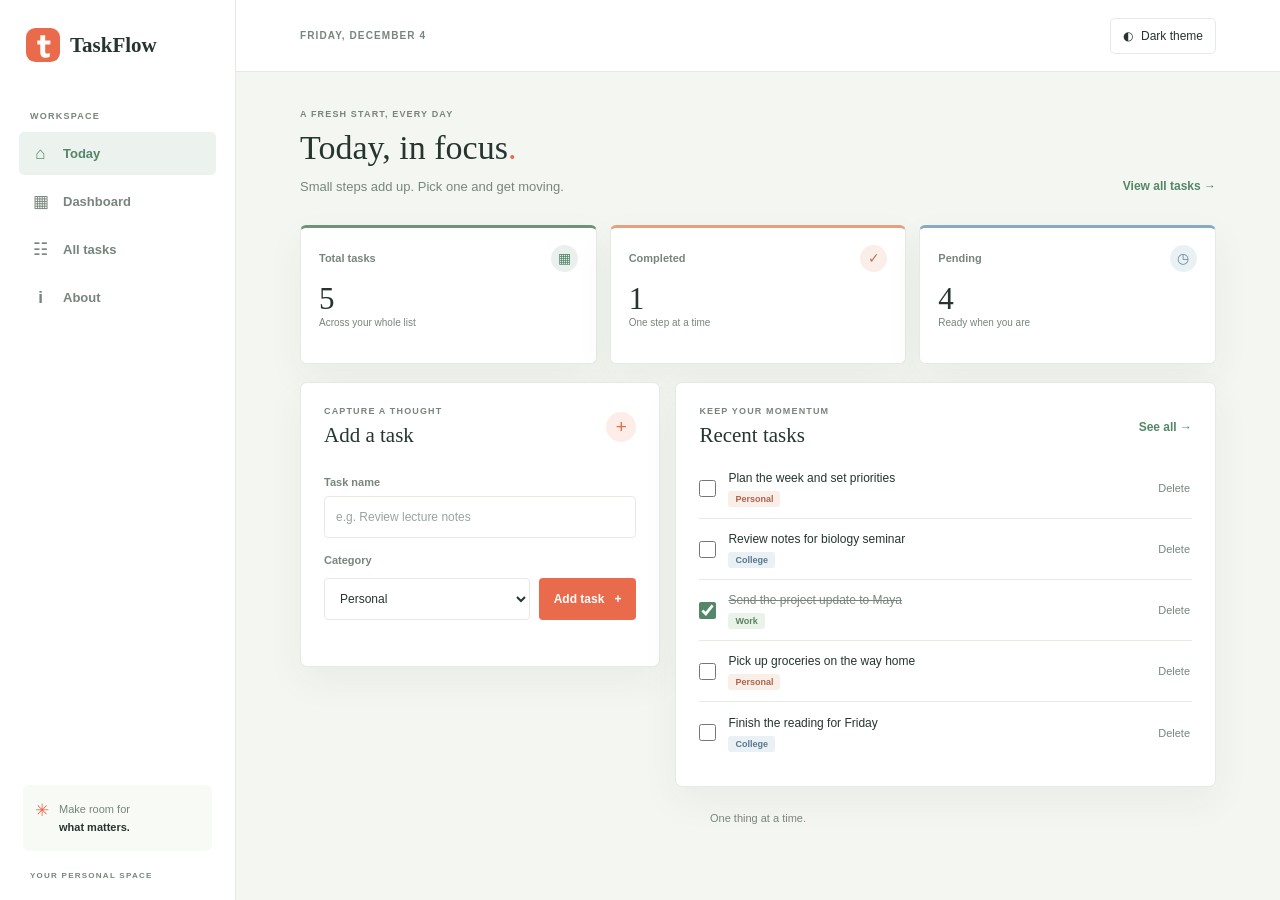
<file: index.html>
<!doctype html>
<html lang="en">
<head>
  <meta charset="utf-8">
  <meta name="viewport" content="width=device-width, initial-scale=1">
  <meta name="theme-color" content="#f5f7f4">
  <title>TaskFlow - Manage and Stay Organized</title>
  <link rel="icon" href="assets/favicon.svg" type="image/svg+xml">
  <link rel="stylesheet" href="css/style.css">
  <link rel="stylesheet" href="css/dashboard.css">
  <script src="js/app.js" defer></script>
  <script src="js/theme.js" defer></script>
  <script src="js/dashboard.js" defer></script>
</head>
<body>
  <div class="app-layout">
    <aside class="sidebar">
      <a class="brand" href="index.html"><img src="assets/logo.svg" alt=""><span>TaskFlow</span></a>
      <p class="nav-label">WORKSPACE</p>
      <nav class="main-nav" aria-label="Main navigation">
        <a class="nav-link is-active" href="index.html" aria-current="page"><span class="nav-icon">⌂</span>Today</a>
        <a class="nav-link" href="dashboard.html"><span class="nav-icon">▦</span>Dashboard</a>
        <a class="nav-link" href="tasks.html"><span class="nav-icon">☷</span>All tasks</a>
        <a class="nav-link" href="about.html"><span class="nav-icon">i</span>About</a>
      </nav>
      <div class="sidebar-note"><span class="note-mark">✳</span><p>Make room for<br><strong>what matters.</strong></p></div>
      <p class="sidebar-caption">YOUR PERSONAL SPACE</p>
    </aside>

    <main class="main-content">
      <header class="topbar">
        <p class="topbar-date" id="today-date">YOUR DAY</p>
        <button class="theme-toggle" type="button" data-theme-toggle aria-label="Switch to dark theme">◐ <span>Theme</span></button>
      </header>
      <div class="page-content">
        <section class="welcome-row">
          <div><p class="eyebrow">A FRESH START, EVERY DAY</p><h1>Today, in focus<span class="title-period">.</span></h1><p class="page-intro">Small steps add up. Pick one and get moving.</p></div>
          <a class="text-link" href="tasks.html">View all tasks <span aria-hidden="true">→</span></a>
        </section>

        <section class="stats-grid" aria-label="Task summary">
          <article class="stat-card stat-total"><div class="stat-top"><span>Total tasks</span><span class="stat-symbol">▦</span></div><p class="stat-value" id="total-count">0</p><p class="stat-caption">Across your whole list</p></article>
          <article class="stat-card stat-complete"><div class="stat-top"><span>Completed</span><span class="stat-symbol">✓</span></div><p class="stat-value" id="completed-count">0</p><p class="stat-caption">One step at a time</p></article>
          <article class="stat-card stat-pending"><div class="stat-top"><span>Pending</span><span class="stat-symbol">◷</span></div><p class="stat-value" id="pending-count">0</p><p class="stat-caption">Ready when you are</p></article>
        </section>

        <section class="dashboard-columns">
          <div class="surface quick-add-surface">
            <div class="section-heading"><div><p class="eyebrow">CAPTURE A THOUGHT</p><h2>Add a task</h2></div><span class="heading-spark">+</span></div>
            <form class="add-task-form" data-add-task-form>
              <label for="quick-task-title">Task name</label>
              <input id="quick-task-title" name="title" type="text" placeholder="e.g. Review lecture notes" maxlength="120" required>
              <label for="quick-task-category">Category</label>
              <div class="form-action-row"><select id="quick-task-category" name="category"><option>Personal</option><option>College</option><option>Work</option></select><button class="button-primary" type="submit">Add task <span aria-hidden="true">+</span></button></div>
            </form>
          </div>

          <div class="surface recent-surface">
            <div class="section-heading"><div><p class="eyebrow">KEEP YOUR MOMENTUM</p><h2>Recent tasks</h2></div><a class="subtle-link" href="tasks.html">See all <span aria-hidden="true">→</span></a></div>
            <ul class="task-list" id="dashboard-task-list" aria-label="Recent tasks"></ul>
            <div class="empty-state" id="dashboard-empty" hidden><img src="assets/empty-state.svg" alt=""><p>Nothing here yet. Add your first task.</p></div>
          </div>
        </section>
        <footer class="page-footer">One thing at a time<span class="footer-dot">.</span></footer>
      </div>
    </main>
  </div>
</body>
</html>
</file>
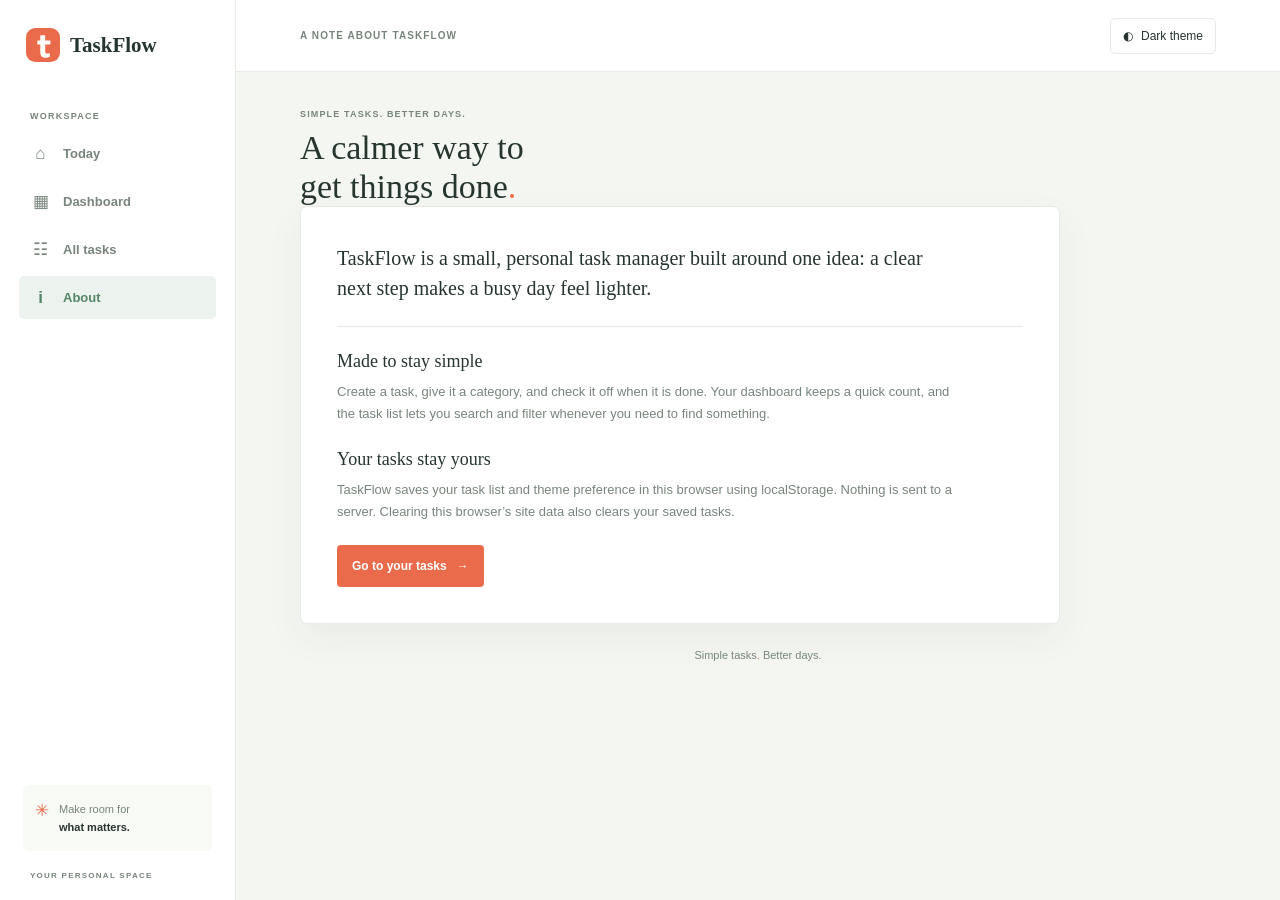
<file: about.html>
<!doctype html>
<html lang="en">
<head>
  <meta charset="utf-8">
  <meta name="viewport" content="width=device-width, initial-scale=1">
  <meta name="theme-color" content="#f5f7f4">
  <title>TaskFlow | About</title>
  <link rel="icon" href="assets/favicon.svg" type="image/svg+xml">
  <link rel="stylesheet" href="css/style.css">
  <script src="js/theme.js" defer></script>
</head>
<body>
  <div class="app-layout">
    <aside class="sidebar">
      <a class="brand" href="index.html"><img src="assets/logo.svg" alt=""><span>TaskFlow</span></a>
      <p class="nav-label">WORKSPACE</p>
      <nav class="main-nav" aria-label="Main navigation">
        <a class="nav-link" href="index.html"><span class="nav-icon">⌂</span>Today</a>
        <a class="nav-link" href="dashboard.html"><span class="nav-icon">▦</span>Dashboard</a>
        <a class="nav-link" href="tasks.html"><span class="nav-icon">☷</span>All tasks</a>
        <a class="nav-link is-active" href="about.html" aria-current="page"><span class="nav-icon">i</span>About</a>
      </nav>
      <div class="sidebar-note"><span class="note-mark">✳</span><p>Make room for<br><strong>what matters.</strong></p></div>
      <p class="sidebar-caption">YOUR PERSONAL SPACE</p>
    </aside>
    <main class="main-content">
      <header class="topbar"><p class="topbar-date">A NOTE ABOUT TASKFLOW</p><button class="theme-toggle" type="button" data-theme-toggle aria-label="Switch to dark theme">◐ <span>Theme</span></button></header>
      <div class="page-content">
        <section class="welcome-row"><div><p class="eyebrow">SIMPLE TASKS. BETTER DAYS.</p><h1>A calmer way to<br>get things done<span class="title-period">.</span></h1></div></section>
        <section class="surface about-surface">
          <p class="about-lead">TaskFlow is a small, personal task manager built around one idea: a clear next step makes a busy day feel lighter.</p>
          <div class="about-rule"></div>
          <h2>Made to stay simple</h2>
          <p>Create a task, give it a category, and check it off when it is done. Your dashboard keeps a quick count, and the task list lets you search and filter whenever you need to find something.</p>
          <h2>Your tasks stay yours</h2>
          <p>TaskFlow saves your task list and theme preference in this browser using localStorage. Nothing is sent to a server. Clearing this browser’s site data also clears your saved tasks.</p>
          <a class="button-primary about-link" href="tasks.html">Go to your tasks <span aria-hidden="true">→</span></a>
        </section>
        <footer class="page-footer">Simple tasks<span class="footer-dot">.</span> Better days.</footer>
      </div>
    </main>
  </div>
</body>
</html>
</file>
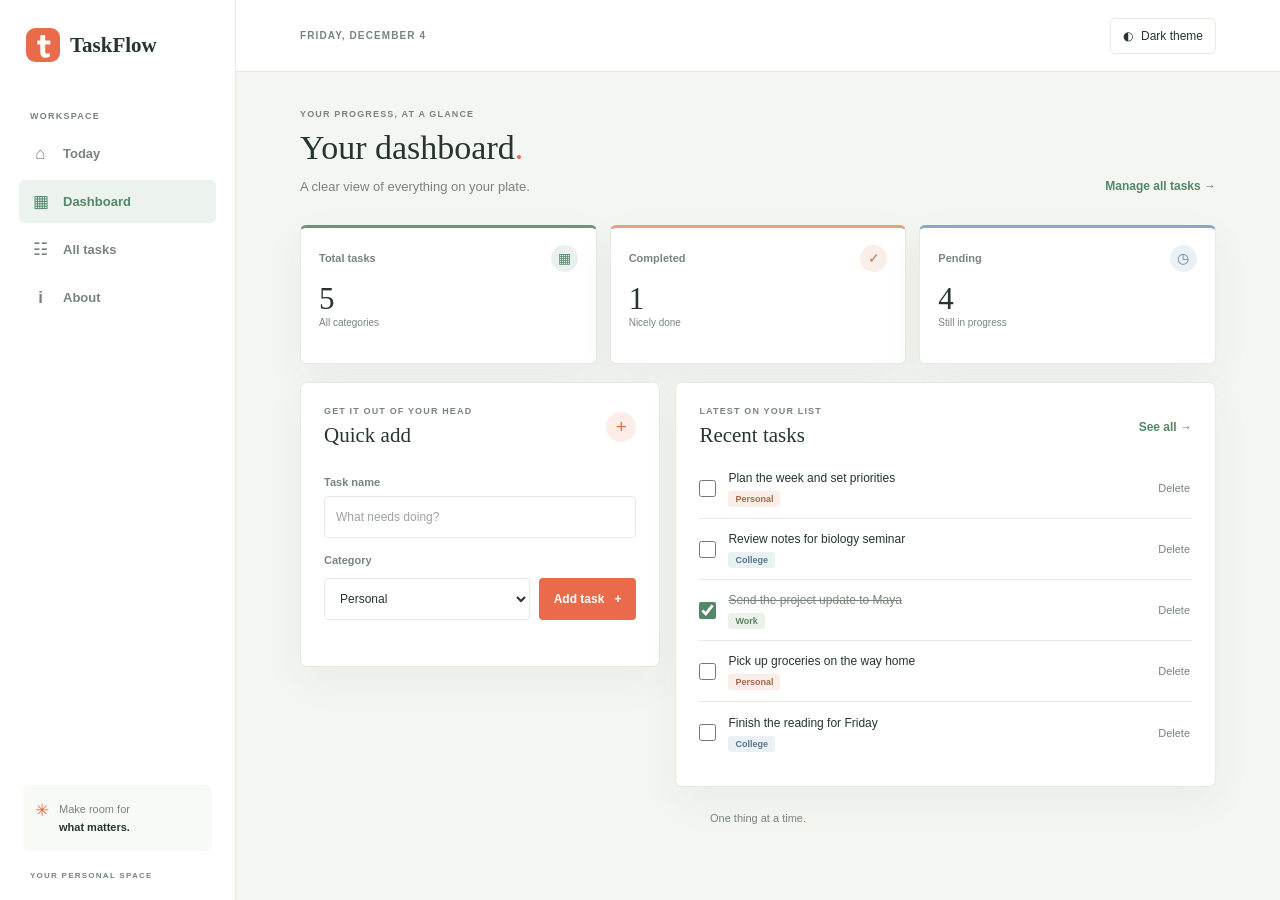
<file: dashboard.html>
<!doctype html>
<html lang="en">
<head>
  <meta charset="utf-8">
  <meta name="viewport" content="width=device-width, initial-scale=1">
  <meta name="theme-color" content="#f5f7f4">
  <title>TaskFlow | Dashboard</title>
  <link rel="icon" href="assets/favicon.svg" type="image/svg+xml">
  <link rel="stylesheet" href="css/style.css">
  <link rel="stylesheet" href="css/dashboard.css">
  <script src="js/app.js" defer></script>
  <script src="js/theme.js" defer></script>
  <script src="js/dashboard.js" defer></script>
</head>
<body>
  <div class="app-layout">
    <aside class="sidebar">
      <a class="brand" href="index.html"><img src="assets/logo.svg" alt=""><span>TaskFlow</span></a>
      <p class="nav-label">WORKSPACE</p>
      <nav class="main-nav" aria-label="Main navigation">
        <a class="nav-link" href="index.html"><span class="nav-icon">⌂</span>Today</a>
        <a class="nav-link is-active" href="dashboard.html" aria-current="page"><span class="nav-icon">▦</span>Dashboard</a>
        <a class="nav-link" href="tasks.html"><span class="nav-icon">☷</span>All tasks</a>
        <a class="nav-link" href="about.html"><span class="nav-icon">i</span>About</a>
      </nav>
      <div class="sidebar-note"><span class="note-mark">✳</span><p>Make room for<br><strong>what matters.</strong></p></div>
      <p class="sidebar-caption">YOUR PERSONAL SPACE</p>
    </aside>
    <main class="main-content">
      <header class="topbar"><p class="topbar-date" id="today-date">YOUR DASHBOARD</p><button class="theme-toggle" type="button" data-theme-toggle aria-label="Switch to dark theme">◐ <span>Theme</span></button></header>
      <div class="page-content">
        <section class="welcome-row">
          <div><p class="eyebrow">YOUR PROGRESS, AT A GLANCE</p><h1>Your dashboard<span class="title-period">.</span></h1><p class="page-intro">A clear view of everything on your plate.</p></div>
          <a class="text-link" href="tasks.html">Manage all tasks <span aria-hidden="true">→</span></a>
        </section>
        <section class="stats-grid" aria-label="Task summary">
          <article class="stat-card stat-total"><div class="stat-top"><span>Total tasks</span><span class="stat-symbol">▦</span></div><p class="stat-value" id="total-count">0</p><p class="stat-caption">All categories</p></article>
          <article class="stat-card stat-complete"><div class="stat-top"><span>Completed</span><span class="stat-symbol">✓</span></div><p class="stat-value" id="completed-count">0</p><p class="stat-caption">Nicely done</p></article>
          <article class="stat-card stat-pending"><div class="stat-top"><span>Pending</span><span class="stat-symbol">◷</span></div><p class="stat-value" id="pending-count">0</p><p class="stat-caption">Still in progress</p></article>
        </section>
        <section class="dashboard-columns">
          <div class="surface quick-add-surface">
            <div class="section-heading"><div><p class="eyebrow">GET IT OUT OF YOUR HEAD</p><h2>Quick add</h2></div><span class="heading-spark">+</span></div>
            <form class="add-task-form" data-add-task-form>
              <label for="dashboard-task-title">Task name</label><input id="dashboard-task-title" name="title" type="text" placeholder="What needs doing?" maxlength="120" required>
              <label for="dashboard-task-category">Category</label><div class="form-action-row"><select id="dashboard-task-category" name="category"><option>Personal</option><option>College</option><option>Work</option></select><button class="button-primary" type="submit">Add task <span aria-hidden="true">+</span></button></div>
            </form>
          </div>
          <div class="surface recent-surface">
            <div class="section-heading"><div><p class="eyebrow">LATEST ON YOUR LIST</p><h2>Recent tasks</h2></div><a class="subtle-link" href="tasks.html">See all <span aria-hidden="true">→</span></a></div>
            <ul class="task-list" id="dashboard-task-list" aria-label="Recent tasks"></ul>
            <div class="empty-state" id="dashboard-empty" hidden><img src="assets/empty-state.svg" alt=""><p>Nothing here yet. Add your first task.</p></div>
          </div>
        </section>
        <footer class="page-footer">One thing at a time<span class="footer-dot">.</span></footer>
      </div>
    </main>
  </div>
</body>
</html>
</file>
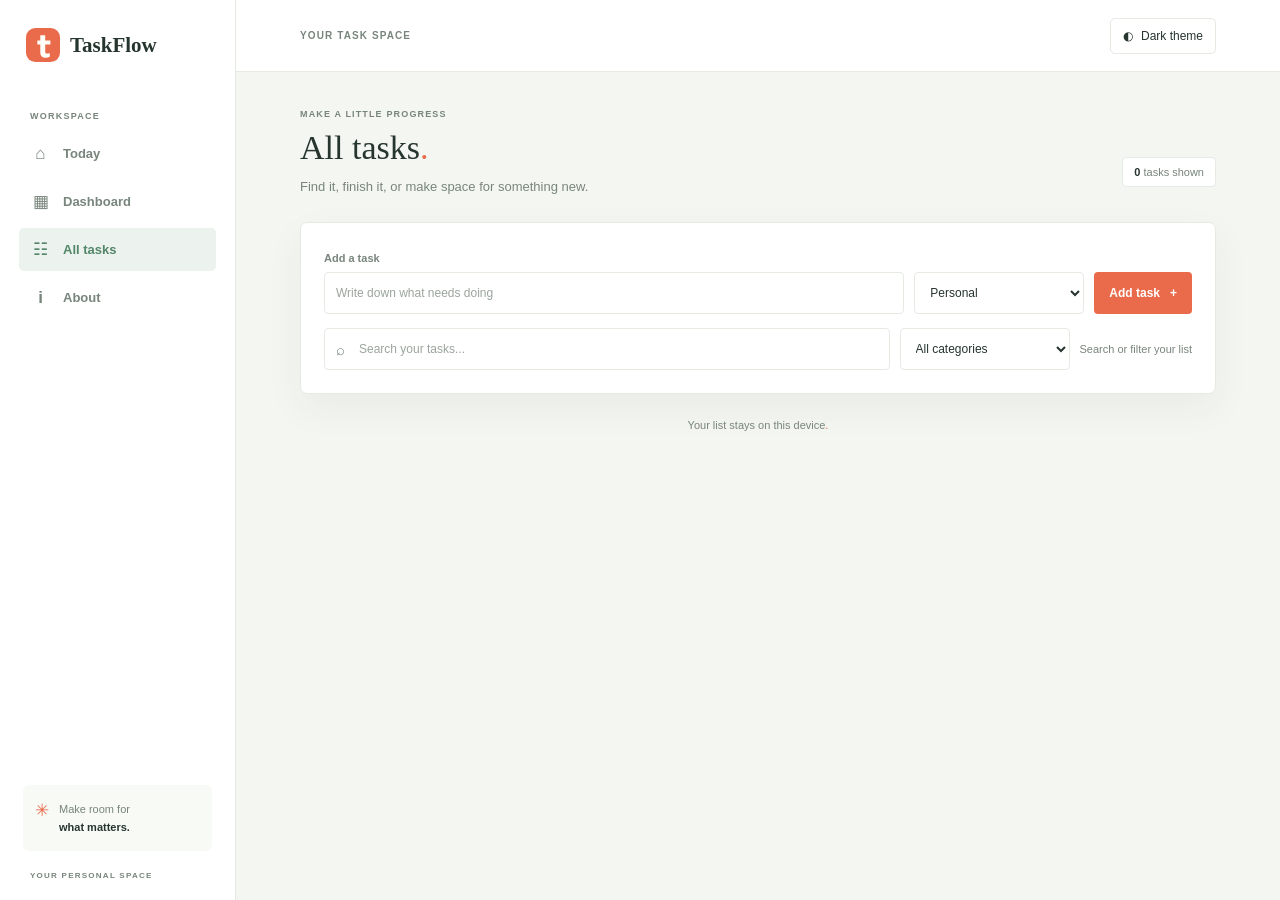
<file: tasks.html>
<!doctype html>
<html lang="en">
<head>
  <meta charset="utf-8">
  <meta name="viewport" content="width=device-width, initial-scale=1">
  <meta name="theme-color" content="#f5f7f4">
  <title>TaskFlow | All Tasks</title>
  <link rel="icon" href="assets/favicon.svg" type="image/svg+xml">
  <link rel="stylesheet" href="css/style.css">
  <link rel="stylesheet" href="css/tasks.css">
  <script src="js/app.js" defer></script>
  <script src="js/theme.js" defer></script>
  <script src="js/tasks.js" defer></script>
</head>
<body>
  <div class="app-layout">
    <aside class="sidebar">
      <a class="brand" href="index.html"><img src="assets/logo.svg" alt=""><span>TaskFlow</span></a>
      <p class="nav-label">WORKSPACE</p>
      <nav class="main-nav" aria-label="Main navigation">
        <a class="nav-link" href="index.html"><span class="nav-icon">⌂</span>Today</a>
        <a class="nav-link" href="dashboard.html"><span class="nav-icon">▦</span>Dashboard</a>
        <a class="nav-link is-active" href="tasks.html" aria-current="page"><span class="nav-icon">☷</span>All tasks</a>
        <a class="nav-link" href="about.html"><span class="nav-icon">i</span>About</a>
      </nav>
      <div class="sidebar-note"><span class="note-mark">✳</span><p>Make room for<br><strong>what matters.</strong></p></div>
      <p class="sidebar-caption">YOUR PERSONAL SPACE</p>
    </aside>
    <main class="main-content">
      <header class="topbar"><p class="topbar-date">YOUR TASK SPACE</p><button class="theme-toggle" type="button" data-theme-toggle aria-label="Switch to dark theme">◐ <span>Theme</span></button></header>
      <div class="page-content">
        <section class="tasks-heading">
          <div><p class="eyebrow">MAKE A LITTLE PROGRESS</p><h1>All tasks<span class="title-period">.</span></h1><p class="page-intro">Find it, finish it, or make space for something new.</p></div>
          <p class="task-count-chip"><strong id="task-result-count">0</strong> tasks shown</p>
        </section>
        <section class="surface task-workspace" aria-label="Manage tasks">
          <form class="add-task-form task-add-form" data-add-task-form>
            <label for="task-title">Add a task</label>
            <div class="task-toolbar task-add-row">
              <input id="task-title" name="title" type="text" placeholder="Write down what needs doing" maxlength="120" required>
              <select id="task-category" name="category" aria-label="Task category"><option>Personal</option><option>College</option><option>Work</option></select>
              <button class="button-primary" type="submit">Add task <span aria-hidden="true">+</span></button>
            </div>
          </form>
          <div class="task-toolbar" role="search">
            <div class="search-wrap"><span class="search-mark" aria-hidden="true">⌕</span><label class="visually-hidden" for="task-search">Search tasks</label><input id="task-search" class="task-search" type="search" placeholder="Search your tasks..."></div>
            <label class="visually-hidden" for="category-filter">Filter by category</label><select id="category-filter" class="category-filter"><option value="all">All categories</option><option value="Personal">Personal</option><option value="College">College</option><option value="Work">Work</option></select>
            <span class="task-toolbar-label">Search or filter your list</span>
          </div>
          <ul class="task-list tasks-list-view" id="all-task-list" aria-label="All tasks"></ul>
          <div class="empty-state" id="tasks-empty" hidden><img src="assets/empty-state.svg" alt=""><p>No tasks match this view.</p></div>
        </section>
        <footer class="page-footer">Your list stays on this device<span class="footer-dot">.</span></footer>
      </div>
    </main>
  </div>
</body>
</html>
</file>
<file: css/style.css>
:root {
  color-scheme: light;
  --canvas: #f4f6f2;
  --surface: #ffffff;
  --surface-soft: #f8faf6;
  --ink: #26352e;
  --muted: #78857c;
  --line: #e5eae3;
  --accent: #e96b4b;
  --accent-hover: #d95739;
  --green: #548668;
  --shadow: 0 14px 38px rgba(41, 62, 45, .055);
  font-family: 'Avenir Next', Avenir, 'Segoe UI', sans-serif;
  font-synthesis: none;
  text-rendering: optimizeLegibility;
  -webkit-font-smoothing: antialiased;
}

:root[data-theme='dark'] {
  color-scheme: dark;
  --canvas: #202925;
  --surface: #2a342e;
  --surface-soft: #313d35;
  --ink: #eff3ed;
  --muted: #a6b2a8;
  --line: #3d4a41;
  --accent: #f07b5c;
  --accent-hover: #fa8b6c;
  --green: #88b594;
  --shadow: 0 14px 38px rgba(0, 0, 0, .16);
}

* { box-sizing: border-box; }
body { min-width: 320px; min-height: 100vh; margin: 0; color: var(--ink); background: var(--canvas); transition: color 180ms ease, background 180ms ease; }
button, input, select { font: inherit; }
button, a, input, select { -webkit-tap-highlight-color: transparent; }
button:focus-visible, a:focus-visible, input:focus-visible, select:focus-visible { outline: 3px solid rgba(84, 134, 104, .34); outline-offset: 2px; }
.app-layout { display: grid; min-height: 100vh; grid-template-columns: 236px minmax(0, 1fr); }
.sidebar { position: sticky; top: 0; display: flex; height: 100vh; flex-direction: column; padding: 28px 19px 20px; border-right: 1px solid var(--line); background: var(--surface); }
.brand { display: flex; align-items: center; gap: 10px; margin: 0 0 49px 7px; color: var(--ink); font-family: Georgia, serif; font-size: 21px; font-weight: 700; text-decoration: none; }
.brand img { width: 34px; height: 34px; }
.nav-label, .sidebar-caption { margin: 0 0 11px 11px; color: var(--muted); font-size: 9px; font-weight: 700; letter-spacing: 1.25px; }
.main-nav { display: grid; gap: 5px; }
.nav-link { display: flex; min-height: 43px; align-items: center; gap: 13px; padding: 0 12px; border-radius: 5px; color: var(--muted); font-size: 13px; font-weight: 600; text-decoration: none; transition: background 140ms ease, color 140ms ease; }
.nav-link:hover { color: var(--ink); background: var(--surface-soft); }
.nav-link.is-active { color: var(--green); background: color-mix(in srgb, var(--green) 11%, var(--surface)); }
.nav-icon { display: grid; width: 19px; place-items: center; font-size: 17px; line-height: 1; }
.sidebar-note { display: flex; align-items: flex-start; gap: 10px; margin: auto 4px 20px; padding: 15px 12px; border-radius: 6px; background: var(--surface-soft); color: var(--muted); }
.note-mark { color: var(--accent); font-size: 17px; }
.sidebar-note p { margin: 0; font-size: 11px; line-height: 1.65; }
.sidebar-note strong { color: var(--ink); font-weight: 600; }
.sidebar-caption { margin-bottom: 0; font-size: 8px; }
.main-content { min-width: 0; }
.topbar { display: flex; height: 72px; align-items: center; justify-content: space-between; padding: 0 clamp(24px, 5vw, 68px); border-bottom: 1px solid var(--line); background: var(--surface); }
.topbar-date { margin: 0; color: var(--muted); font-size: 10px; font-weight: 700; letter-spacing: 1.1px; }
.theme-toggle { display: inline-flex; min-height: 36px; align-items: center; gap: 8px; padding: 0 12px; border: 1px solid var(--line); border-radius: 5px; color: var(--ink); background: var(--surface); font-size: 12px; cursor: pointer; }
.theme-toggle:hover { background: var(--surface-soft); }
.page-content { width: min(100%, 1160px); margin: 0 auto; padding: 37px clamp(24px, 5vw, 68px) 25px; }
.eyebrow { margin: 0 0 9px; color: var(--muted); font-size: 9px; font-weight: 700; letter-spacing: 1.15px; }
h1, h2, p { overflow-wrap: anywhere; }
h1, h2 { font-family: Georgia, 'Times New Roman', serif; font-weight: 500; }
h1 { margin: 0; font-size: 34px; line-height: 1.15; }
h2 { margin: 0; font-size: 21px; line-height: 1.25; }
.title-period, .footer-dot { color: var(--accent); }
.page-intro { margin: 10px 0 0; color: var(--muted); font-size: 13px; line-height: 1.6; }
.text-link, .subtle-link { color: var(--green); font-size: 12px; font-weight: 700; text-decoration: none; white-space: nowrap; }
.text-link:hover, .subtle-link:hover { text-decoration: underline; text-underline-offset: 3px; }
.surface { min-width: 0; padding: 23px; border: 1px solid var(--line); border-radius: 7px; background: var(--surface); box-shadow: var(--shadow); }
.section-heading { display: flex; align-items: center; justify-content: space-between; gap: 12px; margin-bottom: 20px; }
.section-heading .eyebrow { margin-bottom: 6px; }
.heading-spark { display: grid; width: 30px; height: 30px; place-items: center; border-radius: 50%; color: var(--accent); background: color-mix(in srgb, var(--accent) 12%, var(--surface)); font-size: 19px; }
.button-primary { display: inline-flex; min-height: 42px; align-items: center; justify-content: center; gap: 10px; padding: 0 15px; border: 0; border-radius: 4px; color: #fff; background: var(--accent); font-size: 12px; font-weight: 700; cursor: pointer; transition: background 140ms ease, transform 140ms ease; }
.button-primary:hover { background: var(--accent-hover); }
.button-primary:active { transform: translateY(1px); }
.add-task-form { display: grid; gap: 8px; }
.add-task-form label { margin-top: 8px; color: var(--muted); font-size: 11px; font-weight: 600; }
.add-task-form input, .add-task-form select, .task-search, .category-filter { min-width: 0; height: 42px; padding: 0 11px; border: 1px solid var(--line); border-radius: 4px; color: var(--ink); background: var(--surface); font-size: 12px; }
.add-task-form input::placeholder, .task-search::placeholder { color: color-mix(in srgb, var(--muted) 75%, transparent); }
.form-action-row { display: flex; gap: 9px; margin-top: 4px; }
.form-action-row select { flex: 1; }
.form-action-row button { flex: 0 0 auto; }
.task-list { display: grid; margin: 0; padding: 0; list-style: none; }
.task-row { display: flex; min-height: 61px; align-items: center; gap: 12px; border-bottom: 1px solid var(--line); animation: row-in 160ms ease-out both; }
.task-row:last-child { border-bottom: 0; }
.task-check { width: 17px; height: 17px; flex: 0 0 auto; margin: 0; accent-color: var(--green); cursor: pointer; }
.task-copy { min-width: 0; flex: 1; }
.task-name { display: block; overflow-wrap: anywhere; color: var(--ink); font-size: 12px; line-height: 1.5; }
.task-row.is-complete .task-name { color: var(--muted); text-decoration: line-through; }
.category-tag { display: inline-block; margin-top: 4px; padding: 3px 7px; border-radius: 3px; font-size: 9px; font-weight: 700; }
.category-personal { color: #ae654b; background: #f9eee8; }
.category-college { color: #59778e; background: #eaf1f5; }
.category-work { color: #5b8061; background: #eaf3e9; }
:root[data-theme='dark'] .category-personal { color: #f1b199; background: #52392f; }
:root[data-theme='dark'] .category-college { color: #b1cede; background: #354651; }
:root[data-theme='dark'] .category-work { color: #b1d0ae; background: #35483a; }
.delete-task { flex: 0 0 auto; padding: 6px 2px 6px 8px; border: 0; color: var(--muted); background: transparent; font-size: 11px; cursor: pointer; }
.delete-task:hover { color: var(--accent); }
.empty-state { padding: 22px 10px 8px; color: var(--muted); text-align: center; }
.empty-state img { display: block; width: min(124px, 45%); height: auto; margin: 0 auto 13px; }
.empty-state p { margin: 0; font-size: 12px; }
.empty-state[hidden] { display: none; }
.visually-hidden { position: absolute; width: 1px; height: 1px; padding: 0; margin: -1px; overflow: hidden; clip: rect(0, 0, 0, 0); white-space: nowrap; border: 0; clip-path: inset(50%); }
.about-surface { max-width: 760px; padding: clamp(22px, 4vw, 36px); }
.about-surface .about-lead { max-width: 620px; margin: 0; font-family: Georgia, 'Times New Roman', serif; font-size: 20px; line-height: 1.5; }
.about-rule { width: 100%; height: 1px; margin: 23px 0; background: var(--line); }
.about-surface h2 { margin: 22px 0 8px; font-size: 18px; }
.about-surface h2:first-of-type { margin-top: 0; }
.about-surface > p:not(.about-lead) { max-width: 620px; margin: 0; color: var(--muted); font-size: 13px; line-height: 1.75; }
.about-link { margin-top: 21px; text-decoration: none; }
.page-footer { padding: 25px 0 4px; color: var(--muted); font-size: 11px; text-align: center; }
@keyframes row-in { from { opacity: 0; transform: translateY(4px); } to { opacity: 1; transform: translateY(0); } }
@media (max-width: 760px) {
  .app-layout { display: block; }
  .sidebar { position: static; height: auto; padding: 15px 18px 10px; border-right: 0; border-bottom: 1px solid var(--line); }
  .brand { margin: 0 0 14px 2px; font-size: 19px; }
  .brand img { width: 30px; height: 30px; }
  .nav-label, .sidebar-note, .sidebar-caption { display: none; }
  .main-nav { display: flex; gap: 4px; overflow-x: auto; scrollbar-width: none; }
  .main-nav::-webkit-scrollbar { display: none; }
  .nav-link { min-height: 38px; flex: 0 0 auto; gap: 7px; padding: 0 10px; font-size: 11px; }
  .nav-icon { width: 15px; font-size: 15px; }
  .topbar { height: 56px; padding: 0 20px; }
  .page-content { padding: 29px 20px 22px; }
  h1 { font-size: 30px; }
  .surface { padding: 19px; }
}
@media (max-width: 430px) {
  .page-content { padding-right: 14px; padding-left: 14px; }
  .topbar { padding-right: 14px; padding-left: 14px; }
  h1 { font-size: 27px; }
  .surface { padding: 16px; }
  .theme-toggle { min-height: 34px; padding: 0 9px; }
}
@media (prefers-reduced-motion: reduce) { *, *::before, *::after { animation-duration: .01ms !important; transition-duration: .01ms !important; } }

.dark-mode {
    background: #111827;
    color: #f9fafb;
}

.dark-mode header,
.dark-mode .card,
.dark-mode .task-card {
    background: #1f2937;
    color: #f9fafb;
}
</file>
<file: css/dashboard.css>
.welcome-row { display: flex; align-items: flex-end; justify-content: space-between; gap: 20px; margin-bottom: 27px; }
.welcome-row .text-link { margin-bottom: 5px; }
.stats-grid { display: grid; grid-template-columns: repeat(3, minmax(0, 1fr)); gap: 13px; margin-bottom: 18px; }
.stat-card { min-width: 0; min-height: 139px; padding: 17px 18px 15px; border: 1px solid var(--line); border-radius: 6px; background: var(--surface); box-shadow: var(--shadow); }
.stat-total { border-top: 3px solid #70927a; }
.stat-complete { border-top: 3px solid #e4a17f; }
.stat-pending { border-top: 3px solid #89aabe; }
.stat-top { display: flex; align-items: center; justify-content: space-between; gap: 8px; color: var(--muted); font-size: 11px; font-weight: 600; }
.stat-symbol { display: grid; width: 27px; height: 27px; place-items: center; border-radius: 50%; color: var(--green); background: color-mix(in srgb, var(--green) 12%, var(--surface)); font-size: 14px; }
.stat-complete .stat-symbol { color: #bd7658; background: #f9eee8; }
.stat-pending .stat-symbol { color: #64859a; background: #eaf1f5; }
:root[data-theme='dark'] .stat-complete .stat-symbol { color: #f1b199; background: #52392f; }
:root[data-theme='dark'] .stat-pending .stat-symbol { color: #b1cede; background: #354651; }
.stat-value { margin: 11px 0 3px; font-family: Georgia, serif; font-size: 31px; line-height: 1; }
.stat-caption { margin: 0; color: var(--muted); font-size: 10px; }
.dashboard-columns { display: grid; grid-template-columns: minmax(230px, .8fr) minmax(0, 1.2fr); align-items: start; gap: 15px; }
.quick-add-surface, .recent-surface { min-height: 285px; }
.recent-surface .section-heading { margin-bottom: 10px; }
@media (max-width: 980px) {
  .dashboard-columns { grid-template-columns: 1fr; }
  .quick-add-surface, .recent-surface { min-height: 0; }
}
@media (max-width: 560px) {
  .welcome-row { align-items: flex-start; flex-direction: column; gap: 15px; }
  .welcome-row .text-link { margin: 0; }
  .stats-grid { gap: 8px; }
  .stat-card { min-height: 116px; padding: 13px 11px; }
  .stat-top { align-items: flex-start; font-size: 10px; }
  .stat-symbol { width: 23px; height: 23px; }
  .stat-value { font-size: 27px; }
  .stat-caption { font-size: 9px; line-height: 1.4; }
}
</file>
<file: css/tasks.css>
.tasks-heading { display: flex; align-items: flex-end; justify-content: space-between; gap: 20px; margin-bottom: 24px; }
.task-count-chip { padding: 8px 11px; border: 1px solid var(--line); border-radius: 4px; color: var(--muted); background: var(--surface); font-size: 11px; white-space: nowrap; }
.task-count-chip strong { color: var(--ink); }
.task-workspace { padding: 21px 23px 9px; }
.task-toolbar { display: grid; grid-template-columns: minmax(160px, 1fr) 170px auto; gap: 10px; align-items: center; margin-bottom: 14px; }
.search-wrap { position: relative; min-width: 0; }
.search-mark { position: absolute; top: 50%; left: 12px; color: var(--muted); font-size: 15px; transform: translateY(-50%); }
.task-search { width: 100%; padding-left: 34px; }
.category-filter { width: 100%; }
.task-toolbar-label { color: var(--muted); font-size: 11px; white-space: nowrap; }
.tasks-list-view .task-row { min-height: 68px; }
.task-workspace .empty-state { padding: 36px 10px; }
@media (max-width: 700px) {
  .tasks-heading { align-items: flex-start; flex-direction: column; gap: 12px; }
  .task-toolbar { grid-template-columns: 1fr 1fr; }
  .search-wrap { grid-column: 1 / -1; }
  .task-toolbar-label { grid-column: 1 / -1; }
}
@media (max-width: 420px) {
  .task-toolbar { grid-template-columns: 1fr; }
  .search-wrap, .task-toolbar-label { grid-column: auto; }
  .task-workspace { padding: 15px 14px 8px; }
}
</file>
